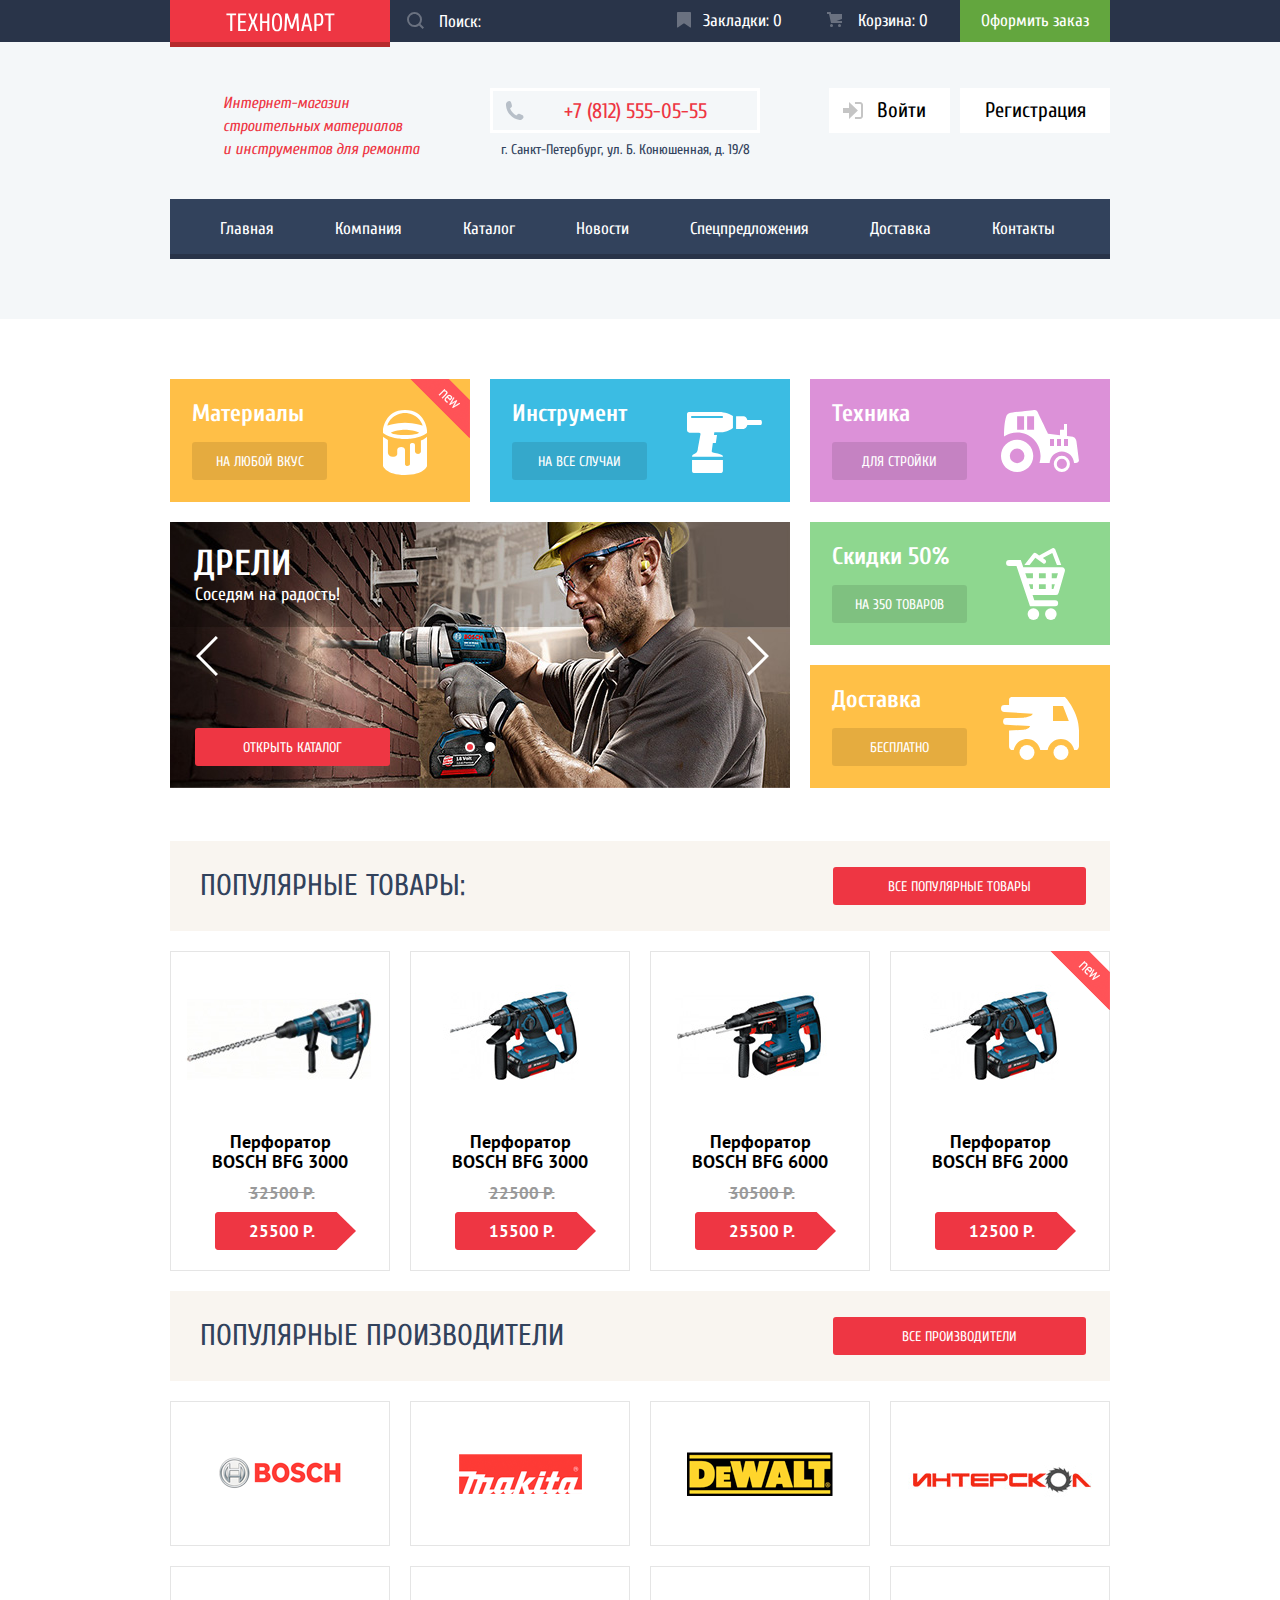
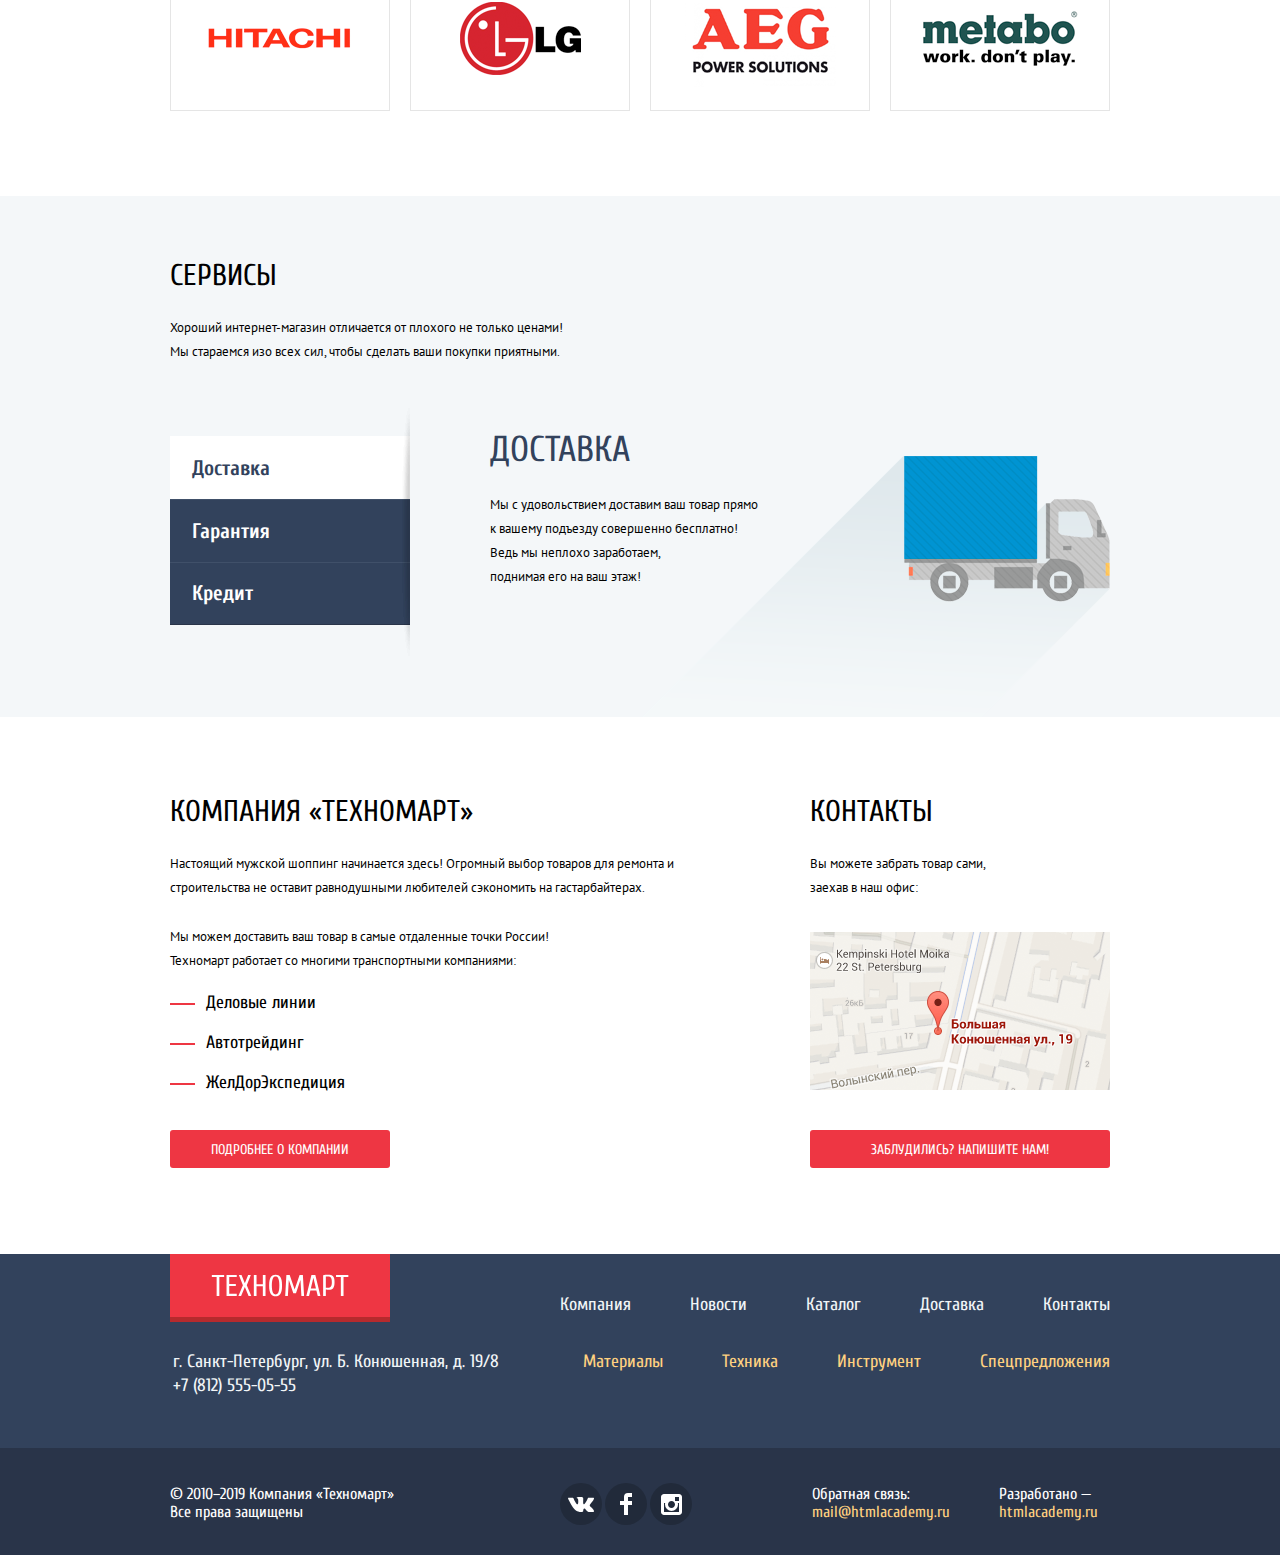
<file: index.html>
<!DOCTYPE html>
<html lang="ru">

<head>
  <meta charset="utf-8">
  <title>Интернет-магазин «Техномарт»</title>

  <meta http-equiv="X-UA-Compatible" content="IE=edge">

  <link href="https://fonts.googleapis.com/css?family=Cuprum:400,400i,700,700i%7CPT+Sans:400,400i,700,700i&display=swap&subset=cyrillic" rel="stylesheet">

  <link rel="stylesheet" href="css/normalize.min.css">
  <link rel="stylesheet" href="css/style.min.css">
</head>

<body>
  <header class="header">
    <div class="header-bar">
      <div class="fixed-container flex-container">
        <a class="header-bar__logo logo">
          <img src="img/logo.svg" width="109" height="19" alt="Логотип интернет-магазина «Техномарт»">
        </a>

        <form class="search-form" action="https://echo.htmlacademy.ru" method="post">
          <label class="visually-hidden" for="search">Поиск</label>
          <input id="search" type="search" placeholder="Поиск:">
          <button type="submit">Найти</button>
        </form>

        <ul class="header-bar__nav-list list flex-container">
          <li class="header-bar__nav-item"><a class="header-bar__bookmark" href="">Закладки: 0</a></li>
          <li class="header-bar__nav-item"><a class="header-bar__cart" href="">Корзина: 0</a></li>
          <li class="header-bar__nav-item header-bar__nav-item_green"><a href="">Оформить заказ</a></li>
        </ul>
      </div>
    </div>

    <div class="fixed-container flex-container">
      <h1 class="header-title">
        Интернет-магазин
        строительных материалов
        и&nbsp;инструментов для ремонта
      </h1>

      <address class="header-contacts">
        <a href="tel:+7(812)555-05-55">+7 (812) 555-05-55</a>
        г. Санкт-Петербург, ул. Б. Конюшенная, д. 19/8
      </address>

      <ul class="user-nav__list list flex-container">
        <li class="user-nav__item user-nav__item_enter">
          <a href="#">Войти</a>
        </li>
        <li class="user-nav__item user-nav__item_reg">
          <a href="#">Регистрация</a>
        </li>
      </ul>
    </div>

    <nav class="fixed-container">
      <ul class="header-nav__list list flex-container">
        <li class="header-nav__item"><a>Главная</a></li>
        <li class="header-nav__item"><a href="#">Компания</a></li>
        <li class="header-nav__item"><a href="catalog.html">Каталог</a></li>
        <li class="header-nav__item"><a href="#">Новости</a></li>
        <li class="header-nav__item"><a href="#">Спецпредложения</a></li>
        <li class="header-nav__item"><a href="#">Доставка</a></li>
        <li class="header-nav__item"><a href="#">Контакты</a></li>
      </ul>
    </nav>
  </header>

  <main>
    <section class="fixed-container promo">
      <h2 class="visually-hidden">Промо</h2>

      <ul class="promo-list list flex-container">
        <li class="promo-list_left">
          <ul class="list flex-container">
            <li class="promo-item promo-item_materials new">
              <h3>Материалы</h3>

              <a class="button button_promo" href="#">на любой вкус</a>
            </li>

            <li class="promo-item promo-item_tool">
              <h3>Инструмент</h3>

              <a class="button button_promo" href="#">на все случаи</a>
            </li>

            <li class="promo-item promo-item_slider slider">
              <input class="visually-hidden slide-1_input" id="slide-1" type="radio" name="slides" checked>
              <input class="visually-hidden slide-2_input" id="slide-2" type="radio" name="slides">

              <ul class="slider__slides list">
                <li class="slider__slide slide-1">
                  <img src="img/slide-image-1.jpg" alt="Мужик с дрелью в каске желтой стену кирпичную сверлит, потому что молодец" width="620" height="266">
                  <h3>Дрели</h3>
                  <p>Соседям на радость!</p>
                  <a class="button button_red" href="catalog.html">Открыть каталог</a>
                </li>

                <li class="slider__slide slide-2">
                  <img src="img/slide-image-2.jpg" alt="Мужик с перфоратором в каске синей держит свой большой перфоратор" width="620" height="266">
                  <h3>Перфораторы</h3>
                  <p>Настоящие мужские игрушки</p>
                  <a class="button button_red" href="catalog.html">Открыть каталог</a>
                </li>
              </ul>

              <ul class="slider__dotts list flex-container">
                <li><label  class="slider__dott slide-1" for="slide-1" aria-label="Первый слайд" tabindex="0"></label></li>
                <li><label  class="slider__dott slide-2" for="slide-2" aria-label="Второй слайд" tabindex="0"></label></li>
              </ul>

              <label class="slider__button slider__button_prev" for="slide-1" aria-label="Предидущий слайд" tabindex="0"></label>
              <label class="slider__button slider__button_next" for="slide-2" aria-label="Следующий слайд" tabindex="0"></label>
            </li>
          </ul>
        </li>

        <li class="promo-list_right">
          <ul class="list">
            <li class="promo-item promo-item_equipment">
              <h3>Техника</h3>

              <a class="button button_promo" href="#">для стройки</a>
            </li>

            <li class="promo-item promo-item_discount">
              <h3>Скидки 50%</h3>

              <a class="button button_promo" href="#">на 350 товаров</a>
            </li>

            <li class="promo-item promo-item_delivery">
              <h3>Доставка</h3>

              <a class="button button_promo" href="#">бесплатно</a>
            </li>
          </ul>
        </li>
      </ul>
    </section>

    <section class="fixed-container popular-item">
      <div class="section__row">
        <h2 class="section__heading section__heading_row">Популярные товары:</h2>

        <a class="button button_red" href="#">Все популярные товары</a>
      </div>

      <ul class="catalog-list list flex-container">
        <li class="catalog-item" tabindex="0">
          <img src="img/item-image_1.jpg" width="218" height="170" alt="Перфоратор BOSCH BFG 9000">

          <a class="button button_bookmark" href="#">В закладки</a>

          <a class="button button_buy" href="#">Купить</a>

          <a href="#"><h3 class="catalog-item__heading">Перфоратор BOSCH BFG 3000</h3></a>

          <del class="catalog-item__price catalog-item__price_del">32500 Р.</del>

          <p class="catalog-item__price">25500 Р.</p>
        </li>

        <li class="catalog-item" tabindex="0">
          <img src="img/item-image_2.jpg" width="218" height="170" alt="Перфоратор BOSCH BFG 3000">

          <a class="button button_bookmark" href="#">В закладки</a>

          <a class="button button_buy" href="#">Купить</a>

          <a href="#"><h3 class="catalog-item__heading">Перфоратор BOSCH BFG 3000</h3></a>

          <del class="catalog-item__price catalog-item__price_del">22500 Р.</del>

          <p class="catalog-item__price">15500 Р.</p>
        </li>

        <li class="catalog-item" tabindex="0">
          <img src="img/item-image_4.jpg" width="218" height="170" alt="Перфоратор BOSCH BFG 6000">

          <a class="button button_bookmark" href="#">В закладки</a>

          <a class="button button_buy" href="#">Купить</a>

          <a href="#"><h3 class="catalog-item__heading">Перфоратор BOSCH BFG 6000</h3></a>

          <del class="catalog-item__price catalog-item__price_del">30500 Р.</del>

          <p class="catalog-item__price">25500 Р.</p>
        </li>

        <li class="catalog-item new" tabindex="0">
          <img src="img/item-image_2.jpg" width="218" height="170" alt="Перфоратор BOSCH BFG 2000">

          <a class="button button_bookmark" href="#">В закладки</a>

          <a class="button button_buy" href="#">Купить</a>

          <a href="#"><h3 class="catalog-item__heading">Перфоратор BOSCH BFG 2000</h3></a>

          <del class="catalog-item__price catalog-item__price_del"></del>

          <p class="catalog-item__price">12500 Р.</p>
        </li>
      </ul>
    </section>

    <section class="fixed-container">
      <div class="section__row">
        <h2 class="section__heading section__heading_row">Популярные производители</h2>

        <a class="button button_red" href="#">Все производители</a>
      </div>

      <ul class="manufacturer-list list flex-container">
        <li class="manufacturer-item">
          <a href="#">
            <img src="img/bosch.png" width="126" height="37" alt="Логотип Bosch">
          </a>
        </li>
        <li class="manufacturer-item">
          <a href="#">
            <img src="img/makita.png" width="123" height="40" alt="Логотип Makita">
          </a>
        </li>
        <li class="manufacturer-item">
          <a href="#">
            <img src="img/de-walt.png" width="146" height="44" alt="Логотип DeWalt">
          </a>
        </li>
        <li class="manufacturer-item">
          <a href="#">
            <img src="img/intercom.png" width="200" height="88" alt="Логотип Интерскон">
          </a>
        </li>
        <li class="manufacturer-item">
          <a href="#">
            <img src="img/hitachi.png" width="169" height="31" alt="Логотип Hitachi">
          </a>
        </li>
        <li class="manufacturer-item">
          <a href="#">
            <img src="img/lg.png" width="121" height="73" alt="Логотип LG">
          </a>
        </li>
        <li class="manufacturer-item">
          <a href="#">
            <img src="img/aeg.png" width="151" height="96" alt="Логотип AEG">
          </a>
        </li>
        <li class="manufacturer-item">
          <a href="#">
            <img src="img/metabo.png" width="204" height="69" alt="Логотип Metabo">
          </a>
        </li>
      </ul>
    </section>

    <section class="section_palegray services">
      <div class="fixed-container">
        <h2 class="section__heading">Сервисы</h2>

        <p class="section__text">
          Хороший интернет-магазин отличается от плохого не только ценами!
          Мы стараемся изо всех сил, чтобы сделать ваши покупки приятными.
        </p>

        <div class="tabs flex-container">
          <input class="visually-hidden tab-1_input" id="tab-1" type="radio" name="tabs" checked>
          <input class="visually-hidden tab-2_input" id="tab-2" type="radio" name="tabs">
          <input class="visually-hidden tab-3_input" id="tab-3" type="radio" name="tabs">

          <ul class="tabs__controls list">
            <li class="tabs__control">
              <label for="tab-1" tabindex="0">Доставка</label>
            </li>

            <li class="tabs__control">
              <label for="tab-2" tabindex="0">Гарантия</label>
            </li>

            <li class="tabs__control">
              <label for="tab-3" tabindex="0">Кредит</label>
            </li>
          </ul>

          <ul class="tabs__contents list">
            <li class="tabs__content tab-1">
              <h3>Доставка</h3>
              <p class="section__text">
                Мы с удовольствием доставим ваш товар прямо<br>
                к вашему подъезду совершенно бесплатно!
                Ведь&nbsp;мы&nbsp;неплохо&nbsp;заработаем,<br>
                поднимая его на ваш этаж!
              </p>
            </li>

            <li class="tabs__content tab-2">
              <h3>Гарантия</h3>
              <p class="section__text">
                Если купленный у нас товар поломается или заискрит,<br>
                а также в случае пожара, спровоцированного его возгоранием, вы&nbsp;всегда можете быть уверены в нашей гарантии. Мы обменяем сгоревший товар на новый.<br>
                Дом уж восстановите как-нибудь сами.
              </p>
            </li>

            <li class="tabs__content tab-3">
              <h3>Кредит</h3>
              <p class="section__text">
                Залезть в долговую яму стало проще!<br>
                Кредитные консультанты придут вам на помощь.
              </p>
              <a class="button button_red" href="#">Отправить заявку</a>
            </li>
          </ul>
        </div>
      </div>
    </section>

    <div class="fixed-container flex-container">
      <section class="company">
        <h2 class="section__heading">Компания «Техномарт»</h2>

        <p class="section__text">
          Настоящий мужской шоппинг начинается здесь! Огромный выбор товаров для ремонта
          и строительства не оставит равнодушными любителей сэкономить на гастарбайтерах.
        </p>

        <p class="section__text">
          Мы можем доставить ваш товар в самые отдаленные точки России!
          Техномарт работает со многими транспортными компаниями:
        </p>

        <ul class="delivery-list list">
          <li class="delivery-item">Деловые линии</li>
          <li class="delivery-item">Автотрейдинг</li>
          <li class="delivery-item">ЖелДорЭкспедиция</li>
        </ul>

        <a class="button button_red" href="#">Подробнее о компании</a>
      </section>

      <section class="contacts">
        <h2 class="section__heading">Контакты</h2>

        <p class="section__text">
          Вы можете забрать товар сами,
          заехав в наш офис:
        </p>

        <a class="map-open" href="map.html">
          <img src="img/map.png" width="300" height="158" alt="Наше месторасположение на карте. ул.Большая конюшенная, 19">
        </a>

        <a class="button button_red button-feedback" href="writeus.html">Заблудились? Напишите нам!</a>
      </section>
    </div>
  </main>

  <footer class="footer">
    <div class="fixed-container flex-container">
      <a class="footer__logo logo">
        <img src="img/logo-footer.svg" width="138" height="23" alt="Логотип интернет-магазина «Техномарт»">
      </a>

      <ul class="footer-nav__list list flex-container">
        <li class="footer-nav__item"><a href="#">Компания</a></li>
        <li class="footer-nav__item"><a href="#">Новости</a></li>
        <li class="footer-nav__item"><a href="catalog.html">Каталог</a></li>
        <li class="footer-nav__item"><a href="#">Доставка</a></li>
        <li class="footer-nav__item"><a href="#">Контакты</a></li>
      </ul>

      <address class="footer__contacts">
        г. Санкт-Петербург, ул. Б. Конюшенная, д. 19/8
        <a href="tel:+7(812)555-05-55">+7 (812) 555-05-55</a>
      </address>

      <ul class="footer-nav__list footer-nav__list_wheat list flex-container">
        <li class="footer-nav__item"><a href="#">Материалы</a></li>
        <li class="footer-nav__item"><a href="#">Техника</a></li>
        <li class="footer-nav__item"><a href="#">Инструмент</a></li>
        <li class="footer-nav__item"><a href="#">Спецпредложения</a></li>
      </ul>
    </div>
    <div class="footer__bottom">
      <div class="fixed-container flex-container">
        <p class="footer__copyright">
          © 2010–2019 Компания «Техномарт»
          Все права защищены
        </p>

        <ul class="footer-social__list list flex-container">
          <li class="footer-social__item footer-social__item_vk"><a href="#">Вконтакте</a></li>
          <li class="footer-social__item footer-social__item_fb"><a href="#">Фэйсбук</a></li>
          <li class="footer-social__item footer-social__item_insta"><a href="#">Инстаграм</a></li>
        </ul>

        <p class="copyright-contacts copyright-contacts_mail">
          Обратная связь:
          <a href="mailto:mail@htmlacademy.ru">mail@htmlacademy.ru</a>
        </p>

        <p class="copyright-contacts copyright-contacts_dev">
          Разработано —
          <a href="https://htmlacademy.ru/intensive/htmlcss">htmlacademy.ru</a>
        </p>
      </div>
    </div>
  </footer>


  <section class="popup popup-map">
    <h2 class="visually-hidden">Интерактивная карта</h2>

    <iframe src="https://www.google.com/maps/embed?pb=!1m18!1m12!1m3!1d1998.59910436516!2d30.320894616006086!3d59.93879418187623!2m3!1f0!2f0!3f0!3m2!1i1024!2i768!4f13.1!3m3!1m2!1s0x4696310fca5ba729%3A0xea9c53d4493c879f!2z0JHQvtC70YzRiNCw0Y8g0JrQvtC90Y7RiNC10L3QvdCw0Y8g0YPQuy4sIDE5LCDQodCw0L3QutGCLdCf0LXRgtC10YDQsdGD0YDQsywgMTkxMTg2!5e0!3m2!1sru!2sru!4v1582306263104!5m2!1sru!2sru" width="940" height="446" allowfullscreen=""></iframe>

    <button class="popup__close popup-close" type="button">Закрыть</button>
  </section>

  <section class="popup popup-feedback">
    <h2 class="visually-hidden">Обратная связь</h2>

    <form class="feedback flex-container" id="feedback" action="https://echo.htmlacademy.ru" method="post">
      <p>
        <label for="feedback-name">Ваше имя:</label>
        <input id="feedback-name" type="text" name="name" value="" placeholder="Имя Фамилия">
      </p>

      <p>
        <label for="feedback-email">Ваш e-mail:</label>
        <input id="feedback-email" type="email" name="email" value="" placeholder="email@example.com">
      </p>

      <p>
        <label for="feedback-text">Текст письма:</label>
        <textarea id="feedback-text" name="text" placeholder="В свободной форме"></textarea>
      </p>
    </form>

    <div class="popup__bottom">
      <button class="button button_red" type="submit" form="feedback">Отправить</button>
    </div>

    <button class="popup__close popup-close" type="button">Закрыть</button>
  </section>

  <script src="js/script.min.js"></script>
</body></html>
</file>
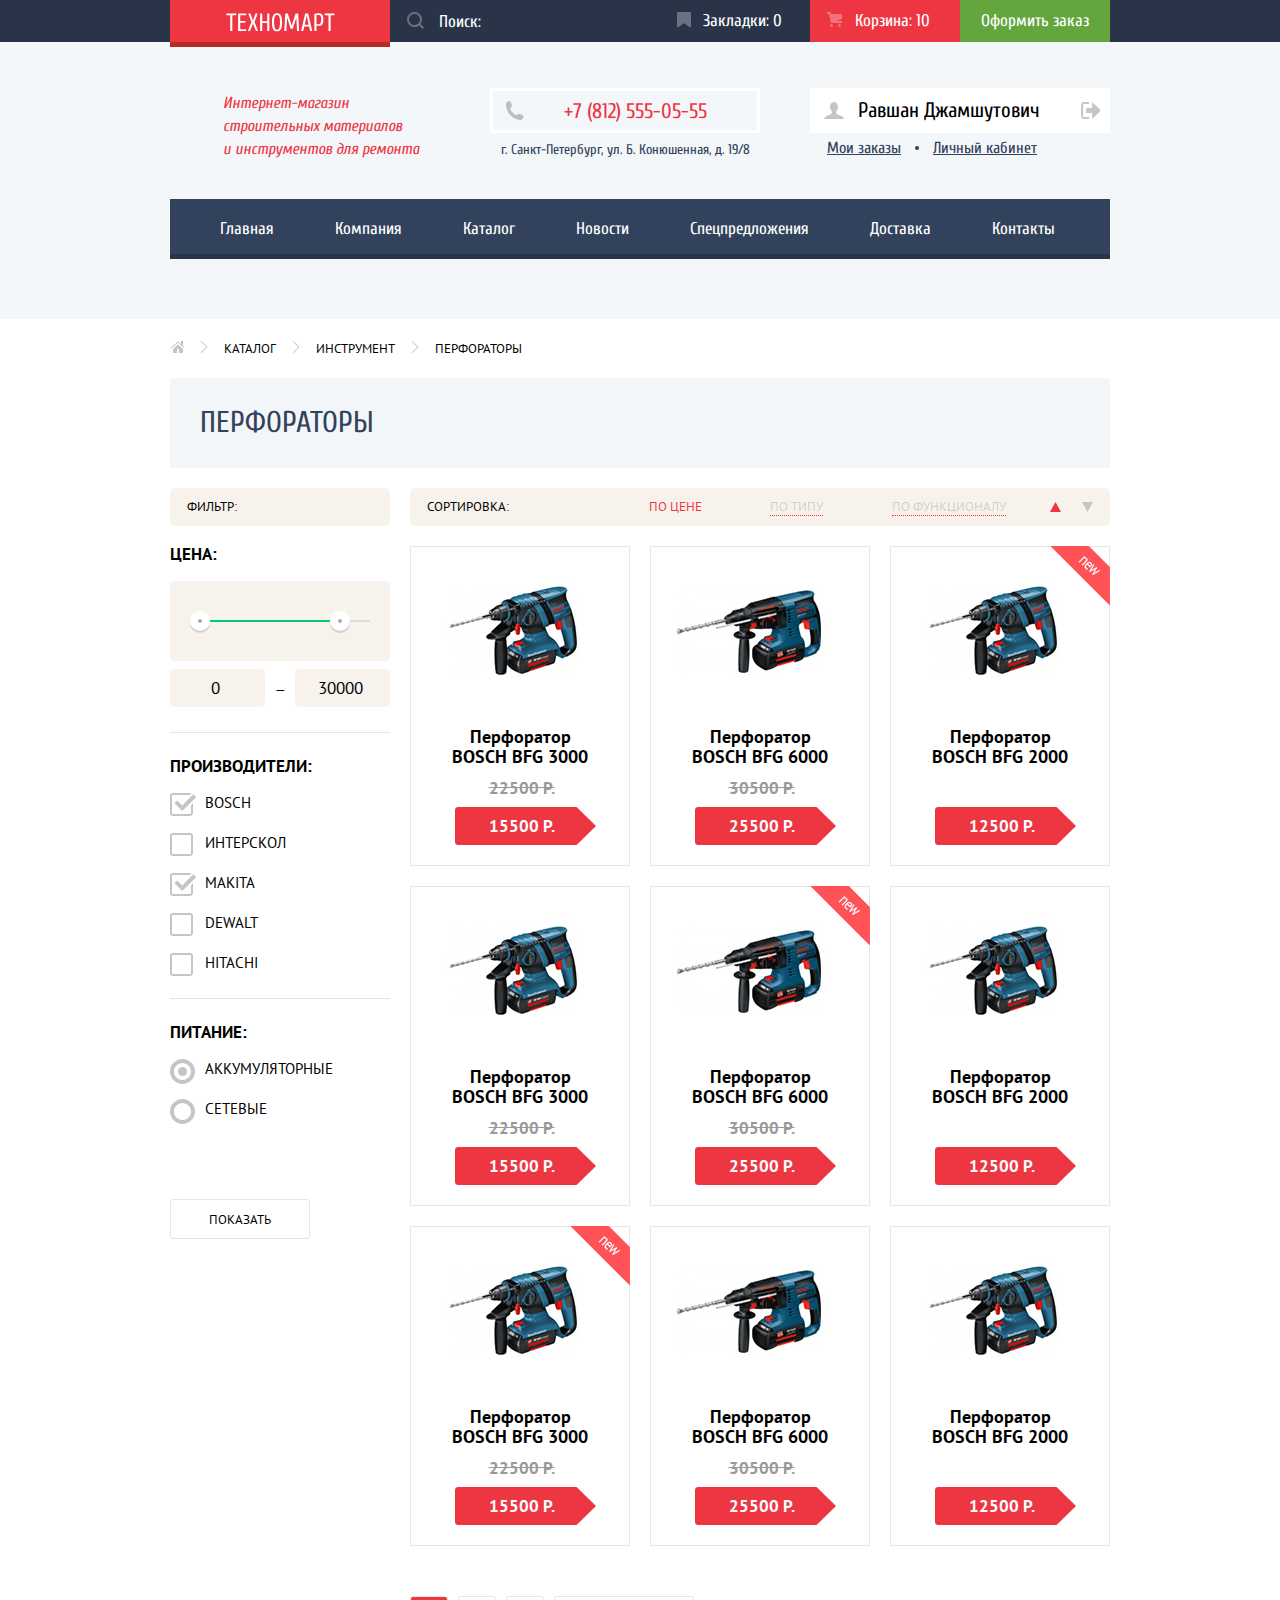
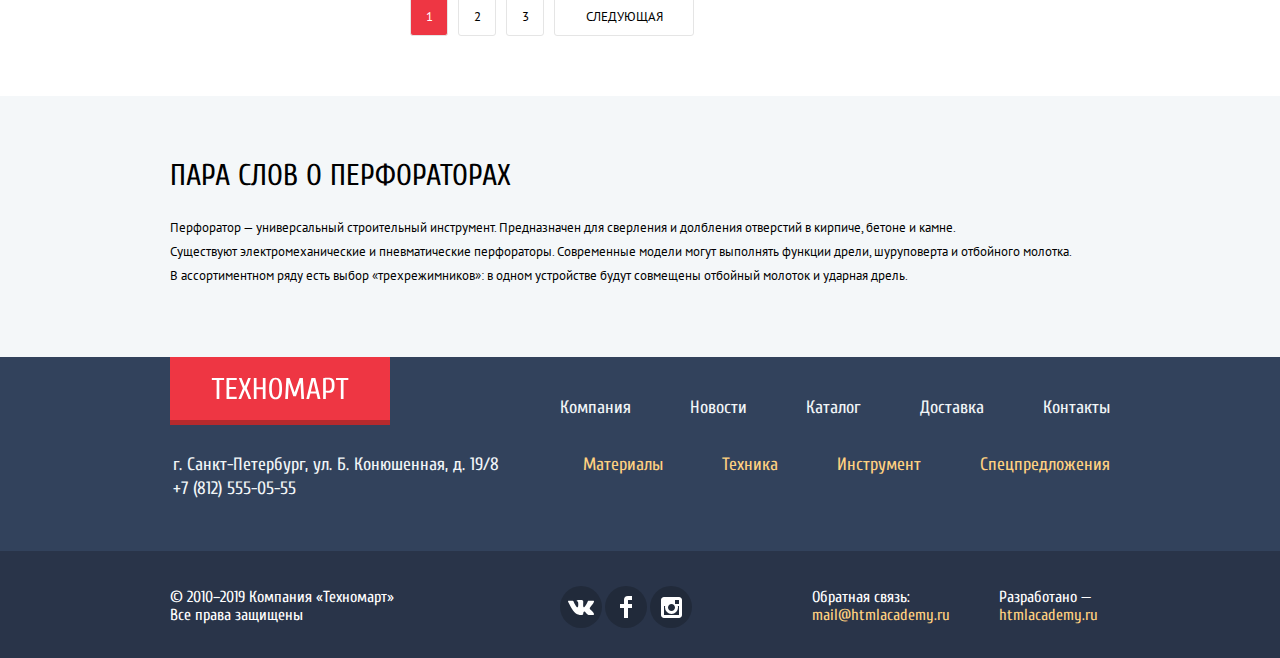
<file: catalog.html>
<!DOCTYPE html>
<html lang="ru">

<head>
  <meta charset="utf-8">
  <title>Интернет-магазин «Техномарт»</title>

  <meta http-equiv="X-UA-Compatible" content="IE=edge">

  <link href="https://fonts.googleapis.com/css?family=Cuprum:400,400i,700,700i%7CPT+Sans:400,400i,700,700i&display=swap&subset=cyrillic" rel="stylesheet">

  <link rel="stylesheet" href="css/normalize.min.css">
  <link rel="stylesheet" href="css/style.min.css">
</head>

<body>
  <header class="header">
    <div class="header-bar">
      <div class="fixed-container flex-container">
        <a class="header-bar__logo logo" href="index.html">
          <img src="img/logo.svg" width="109" height="19" alt="Логотип интернет-магазина «Техномарт»">
        </a>

        <form class="search-form" action="https://echo.htmlacademy.ru" method="post">
          <label class="visually-hidden" for="search">Поиск</label>
          <input id="search" type="search" placeholder="Поиск:">
          <button type="submit">Найти</button>
        </form>

        <ul class="header-bar__nav-list list flex-container">
          <li class="header-bar__nav-item"><a class="header-bar__bookmark" href="">Закладки: 0</a></li>
          <li class="header-bar__nav-item header-bar__nav-item_active"><a class="header-bar__cart" href="">Корзина: 10</a></li>
          <li class="header-bar__nav-item header-bar__nav-item_green"><a href="">Оформить заказ</a></li>
        </ul>
      </div>
    </div>

    <div class="fixed-container flex-container">
      <h1 class="header-title">
        Интернет-магазин
        строительных материалов
        и&nbsp;инструментов для ремонта
      </h1>

      <address class="header-contacts">
        <a href="tel:+7(812)555-05-55">+7 (812) 555-05-55</a>
        г. Санкт-Петербург, ул. Б. Конюшенная, д. 19/8
      </address>

      <ul class="user-nav__list list flex-container">
        <li class="user-nav__item user-nav__item_user">
          <a href="#">Равшан Джамшутович</a>
        </li>
        <li class="user-nav__item user-nav__item_exit">
          <a href="#"><span class="visually-hidden">Выйти</span></a>
        </li>
        <li class="user-nav__item user-nav__item_small">
          <a href="#">Мои заказы</a>
        </li>
        <li class="user-nav__item user-nav__item_small">
          <a href="#">Личный кабинет</a>
        </li>
      </ul>
    </div>

    <nav class="fixed-container">
      <ul class="header-nav__list list flex-container">
        <li class="header-nav__item"><a href="index.html">Главная</a></li>
        <li class="header-nav__item"><a href="#">Компания</a></li>
        <li class="header-nav__item"><a href="catalog.html">Каталог</a></li>
        <li class="header-nav__item"><a href="#">Новости</a></li>
        <li class="header-nav__item"><a href="#">Спецпредложения</a></li>
        <li class="header-nav__item"><a href="#">Доставка</a></li>
        <li class="header-nav__item"><a href="#">Контакты</a></li>
      </ul>
    </nav>
  </header>

  <main>
    <section class="catalog-page fixed-container">
      <ul class="catalog-nav__list list flex-container">
        <li class="catalog-nav__item"><a href="index.html"><span class="visually-hidden">На главную</span></a></li>
        <li class="catalog-nav__item"><a href="catalog.html">Каталог</a></li>
        <li class="catalog-nav__item"><a href="#">Инструмент</a></li>
        <li class="catalog-nav__item"><a href="#">Перфораторы</a></li>
      </ul>

      <div class="section__row catalog-page__row">
        <h2 class="section__heading section__heading_row">Перфораторы</h2>
      </div>

      <div class="flex-container">
        <section class="filter">
          <h2 class="filter__heading filter-row">Фильтр:</h2>

          <form action="https://echo.htmlacademy.ru" method="get">
            <fieldset class="filter-slider">
              <legend>Цена:</legend>

              <div>
                <div class="filter-slider__top filter-row">
                  <div class="filter-slider__scale">
                    <div class="filter-slider__bar"></div>

                    <div class="filter-slider__toggle filter-slider__toggle_min"></div>
                    <div class="filter-slider__toggle filter-slider__toggle_max"></div>
                  </div>
                </div>

                <div class="filter-slider__bottom">
                  <label class="visually-hidden" for="min-price">Минимальная цена</label>
                  <input class="filter-row" id="min-price" name="min-price" type="number" value="0">

                  &mdash;

                  <label class="visually-hidden" for="max-price">Максимальная цена</label>
                  <input class="filter-row" id="max-price" name="max-price" type="number" value="30000">
                </div>
              </div>
            </fieldset>

            <fieldset class="filter-manufacturer">
              <legend>Производители:</legend>

              <ul class="filter__list list">
                <li class="filter__item">
                  <input class="visually-hidden" id="Boch" type="checkbox" name="Bosch" checked>
                  <label for="Boch">Bosch</label>
                </li>
                <li class="filter__item">
                  <input class="visually-hidden" id="Interskol" type="checkbox" name="Interskol">
                  <label for="Interskol">Интерскол</label>
                </li>
                <li class="filter__item">
                  <input class="visually-hidden" id="Makita" type="checkbox" name="Makita" checked>
                  <label for="Makita">Makita</label>
                </li>
                <li class="filter__item">
                  <input class="visually-hidden" id="Dewalt" type="checkbox" name="Dewalt">
                  <label for="Dewalt">Dewalt</label>
                </li>
                <li class="filter__item">
                  <input class="visually-hidden" id="Hitachi" type="checkbox" name="Hitachi">
                  <label for="Hitachi">Hitachi</label>
                </li>
              </ul>
            </fieldset>

            <fieldset class="filter-power">
              <legend>Питание:</legend>

              <ul class="filter__list list">
                <li class="filter__item">
                  <input class="visually-hidden" id="battery" type="radio" name="power-supply" value="battery" checked>
                  <label for="battery">Аккумуляторные</label>
                </li>
                <li class="filter__item">
                  <input class="visually-hidden" id="cord" type="radio" name="power-supply" value="cord">
                  <label for="cord">Сетевые</label>
                </li>
              </ul>
            </fieldset>

            <button class="button button_catalog" type="submit">Показать</button>
          </form>
        </section>

        <section class="catalog">
          <h2 class="visually-hidden">Список перфораторов</h2>

          <div class="sort filter-row flex-container">
            <h2 class="filter__heading">Сортировка:</h2>

            <ul class="sort__list list flex-container">
              <li class="sort__item sort__item_checked">
                <a href="">По цене</a>
              </li>

              <li class="sort__item">
                <a href="">По типу</a>
              </li>

              <li class="sort__item">
                <a href="">По функционалу</a>
              </li>
            </ul>

            <ul class="sort__order list flex-container">
              <li class="order__ascending sort__order_checked">
                <a href="" aria-label="От меньшего значения к большему"></a>
              </li>

              <li class="order__descending">
                <a href="" aria-label="От большего значения к меньшему"></a>
              </li>
            </ul>
          </div>

          <ul class="catalog-list list flex-container">
            <li class="catalog-item" tabindex="0">
              <img src="img/item-image_2.jpg" width="218" height="170" alt="Перфоратор BOSCH BFG 3000">

              <a class="button button_bookmark" href="#">В закладки</a>

              <a class="button button_buy" href="#">Купить</a>

              <a href="#"><h3 class="catalog-item__heading">Перфоратор BOSCH BFG 3000</h3></a>

              <del class="catalog-item__price catalog-item__price_del">22500 Р.</del>

              <p class="catalog-item__price">15500 Р.</p>
            </li>

            <li class="catalog-item" tabindex="0">
              <img src="img/item-image_4.jpg" width="218" height="170" alt="Перфоратор BOSCH BFG 6000">

              <a class="button button_bookmark" href="#">В закладки</a>

              <a class="button button_buy" href="#">Купить</a>

              <a href="#"><h3 class="catalog-item__heading">Перфоратор BOSCH BFG 6000</h3></a>

              <del class="catalog-item__price catalog-item__price_del">30500 Р.</del>

              <p class="catalog-item__price">25500 Р.</p>
            </li>

            <li class="catalog-item new" tabindex="0">
              <img src="img/item-image_2.jpg" width="218" height="170" alt="Перфоратор BOSCH BFG 2000">

              <a class="button button_bookmark" href="#">В закладки</a>

              <a class="button button_buy" href="#">Купить</a>

              <a href="#"><h3 class="catalog-item__heading">Перфоратор BOSCH BFG 2000</h3></a>

              <del class="catalog-item__price catalog-item__price_del"></del>

              <p class="catalog-item__price">12500 Р.</p>
            </li>

            <li class="catalog-item" tabindex="0">
              <img src="img/item-image_2.jpg" width="218" height="170" alt="Перфоратор BOSCH BFG 3000">

              <a class="button button_bookmark" href="#">В закладки</a>

              <a class="button button_buy" href="#">Купить</a>

              <a href="#"><h3 class="catalog-item__heading">Перфоратор BOSCH BFG 3000</h3></a>

              <del class="catalog-item__price catalog-item__price_del">22500 Р.</del>

              <p class="catalog-item__price">15500 Р.</p>
            </li>

            <li class="catalog-item new" tabindex="0">
              <img src="img/item-image_4.jpg" width="218" height="170" alt="Перфоратор BOSCH BFG 6000">

              <a class="button button_bookmark" href="#">В закладки</a>

              <a class="button button_buy" href="#">Купить</a>

              <a href="#"><h3 class="catalog-item__heading">Перфоратор BOSCH BFG 6000</h3></a>

              <del class="catalog-item__price catalog-item__price_del">30500 Р.</del>

              <p class="catalog-item__price">25500 Р.</p>
            </li>

            <li class="catalog-item" tabindex="0">
              <img src="img/item-image_2.jpg" width="218" height="170" alt="Перфоратор BOSCH BFG 2000">

              <a class="button button_bookmark" href="#">В закладки</a>

              <a class="button button_buy" href="#">Купить</a>

              <a href="#"><h3 class="catalog-item__heading">Перфоратор BOSCH BFG 2000</h3></a>

              <del class="catalog-item__price catalog-item__price_del"></del>

              <p class="catalog-item__price">12500 Р.</p>
            </li>

            <li class="catalog-item new" tabindex="0">
              <img src="img/item-image_2.jpg" width="218" height="170" alt="Перфоратор BOSCH BFG 3000">

              <a class="button button_bookmark" href="#">В закладки</a>

              <a class="button button_buy" href="#">Купить</a>

              <a href="#"><h3 class="catalog-item__heading">Перфоратор BOSCH BFG 3000</h3></a>

              <del class="catalog-item__price catalog-item__price_del">22500 Р.</del>

              <p class="catalog-item__price">15500 Р.</p>
            </li>

            <li class="catalog-item" tabindex="0">
              <img src="img/item-image_4.jpg" width="218" height="170" alt="Перфоратор BOSCH BFG 6000">

              <a class="button button_bookmark" href="#">В закладки</a>

              <a class="button button_buy" href="#">Купить</a>

              <h3 class="catalog-item__heading">Перфоратор BOSCH BFG 6000</h3>

              <del class="catalog-item__price catalog-item__price_del">30500 Р.</del>

              <p class="catalog-item__price">25500 Р.</p>
            </li>

            <li class="catalog-item" tabindex="0">
              <img src="img/item-image_2.jpg" width="218" height="170" alt="Перфоратор BOSCH BFG 2000">

              <a class="button button_bookmark" href="#">В закладки</a>

              <a class="button button_buy" href="#">Купить</a>

              <a href="#"><h3 class="catalog-item__heading">Перфоратор BOSCH BFG 2000</h3></a>

              <del class="catalog-item__price catalog-item__price_del"></del>

              <p class="catalog-item__price">12500 Р.</p>
            </li>
          </ul>

          <div class="page-nav flex-container">
            <ul class="page-nav__list list flex-container">
              <li class="page-nav__item"><a class="button button_catalog button_catalog_current" href="#" aria-label="Первая страница">1</a></li>
              <li class="page-nav__item"><a class="button button_catalog" href="#" aria-label="Вторая страница">2</a></li>
              <li class="page-nav__item"><a class="button button_catalog" href="#" aria-label="Третья страница">3</a></li>
            </ul>

            <a class="button button_catalog button_catalog_next" href="#">Следующая</a>
          </div>
        </section>
      </div>
    </section>

    <section class="section_palegray">
      <div class="fixed-container">
        <h2 class="section__heading">ПАРА СЛОВ О ПЕРФОРАТОРАХ</h2>

        <p class="section__text">
          Перфоратор — универсальный строительный инструмент. Предназначен для сверления и долбления отверстий в кирпиче, бетоне и камне.<br>
          Существуют электромеханические и пневматические перфораторы. Современные модели могут выполнять функции дрели, шуруповерта и отбойного молотка. В&nbsp;ассортиментном ряду есть выбор «трехрежимников»: в одном устройстве будут совмещены отбойный молоток и ударная дрель.
        </p>
      </div>
    </section>
  </main>

  <footer class="footer">
    <div class="fixed-container flex-container">
      <a class="footer__logo logo" href="index.html">
        <img src="img/logo-footer.svg" width="138" height="23" alt="Логотип интернет-магазина «Техномарт»">
      </a>

      <ul class="footer-nav__list list flex-container">
        <li class="footer-nav__item"><a href="#">Компания</a></li>
        <li class="footer-nav__item"><a href="#">Новости</a></li>
        <li class="footer-nav__item"><a href="catalog.html">Каталог</a></li>
        <li class="footer-nav__item"><a href="#">Доставка</a></li>
        <li class="footer-nav__item"><a href="#">Контакты</a></li>
      </ul>

      <address class="footer__contacts">
        г. Санкт-Петербург, ул. Б. Конюшенная, д. 19/8
        <a href="tel:+7(812)555-05-55">+7 (812) 555-05-55</a>
      </address>

      <ul class="footer-nav__list footer-nav__list_wheat list flex-container">
        <li class="footer-nav__item"><a href="#">Материалы</a></li>
        <li class="footer-nav__item"><a href="#">Техника</a></li>
        <li class="footer-nav__item"><a href="#">Инструмент</a></li>
        <li class="footer-nav__item"><a href="#">Спецпредложения</a></li>
      </ul>
    </div>
    <div class="footer__bottom">
      <div class="fixed-container flex-container">
        <p class="footer__copyright">
          © 2010–2019 Компания «Техномарт»
          Все права защищены
        </p>

        <ul class="footer-social__list list flex-container">
          <li class="footer-social__item footer-social__item_vk"><a href="#">Вконтакте</a></li>
          <li class="footer-social__item footer-social__item_fb"><a href="#">Фэйсбук</a></li>
          <li class="footer-social__item footer-social__item_insta"><a href="#">Инстаграм</a></li>
        </ul>

        <p class="copyright-contacts copyright-contacts_mail">
          Обратная связь:
          <a href="mailto:mail@htmlacademy.ru">mail@htmlacademy.ru</a>
        </p>

        <p class="copyright-contacts copyright-contacts_dev">
          Разработано —
          <a href="https://htmlacademy.ru/intensive/htmlcss">htmlacademy.ru</a>
        </p>
      </div>
    </div>
  </footer>

  <section class="popup popup-catalog">
    <h2>Товар добавлен в корзину!</h2>

    <div class="popup__bottom">
      <a class="button button_red" href="#">Оформить заказ</a>

      <button class="button button_white popup-close" type="button">Продолжить покупки</button>
    </div>

    <button class="popup__close popup-close" type="button">Закрыть</button>
  </section>

  <script src="js/script.min.js"></script>
</body></html>
</file>
<file: css/style.min.css>
html{box-sizing:border-box}*,*::before,*::after{box-sizing:inherit}body{margin:0;font-family:"Cuprum",Arial,sans-serif;font-size:13px;line-height:18px;letter-spacing:normal;color:#000000}img{max-width:100%}a{text-decoration:none}.visually-hidden{position:absolute;width:1px;height:1px;margin:-1px;border:0;padding:0;clip:rect(0 0 0 0);overflow:hidden}.fixed-container{width:960px;margin:0 auto;padding-left:10px;padding-right:10px}.flex-container{display:flex;flex-wrap:wrap}.button{box-sizing:border-box;display:inline-block;vertical-align:middle;min-height:38px;width:100%;padding-top:11px;padding-bottom:9px;font-family:"Cuprum",Arial,sans-serif;font-size:14px;line-height:18px;text-transform:uppercase;text-align:center;color:#ffffff;border:none;border-radius:3px}.button_red{background-color:#ee3643}.button_red:hover{background-color:#ca2c37}.button_red:active{background-color:#ba2732}.button_buy{position:absolute;top:44px;left:41px;width:135px;background-color:#63a63e;box-shadow:inset 0 -3px 0 0 #367315}.button_buy:hover{background-color:#5fbb2d}.button_buy:active{background-color:#518534;box-shadow:none}.button_buy::after{content:"";position:absolute;top:11px;left:12px;width:15px;height:15px;background-image:url("../img/cart-icon.svg");opacity:0.3}.button_buy:hover::after,.button_buy:active::after{opacity:1}.button_bookmark{position:absolute;top:89px;left:41px;width:135px;padding-top:8px;padding-bottom:7px;color:#32425c;background-color:#ffffff;border:solid 3px #63a63e}.button_bookmark:hover{border:solid 3px #32425c}.button_bookmark:active{opacity:0.3}.button_catalog{padding-top:11px;font-family:"PT Sans",Arial,sans-serif;font-size:13px;color:inherit;border:solid 1px #e5e5e5}.button_catalog_current{color:#ffffff;background-color:#ee3643}.button_catalog_next{width:140px}.button_catalog:hover{border:solid 1px #bdc6ca}.button_catalog:active{border:solid 1px #ee3643}.button_promo{width:135px;margin-top:13px;background-color:rgba(0,0,0,0.1)}.button_promo:hover{background-color:rgba(0,0,0,0.2)}.button_promo:active{background-color:rgba(0,0,0,0.3)}.header{padding-bottom:60px;background-color:#f4f7f9}.header-bar{font-size:17px;line-height:18px;color:#ffffff;margin-bottom:46px;background-color:#293449}.header-bar .flex-container{align-items:center}.header-bar__logo{width:220px;height:42px;padding-top:13px}.logo{text-align:center;box-shadow:0 5px 0 0 #b62a2d;background-color:#ee3643}.logo:hover{background-color:#ca2c37;box-shadow:0 5px 0 0 #9b2022}.logo:active{background-color:#ba2732;box-shadow:0 5px 0 0 #8e1a23}.search-form{position:relative}input[type=text]::-ms-clear{display:none;width:0;height:0}input[type=text]::-ms-reveal{display:none;width:0;height:0}input[type="search"]::-webkit-search-decoration,input[type="search"]::-webkit-search-cancel-button,input[type="search"]::-webkit-search-results-button,input[type="search"]::-webkit-search-results-decoration{display:none}.search-form input{width:270px;height:42px;padding-left:49px;line-height:inherit;border:none;background-color:transparent}.search-form input::placeholder{color:#ffffff}.search-form input:hover{background-color:#212a3a}.search-form input:focus{background-color:#ffffff}.search-form button{position:absolute;top:12px;left:17px;z-index:1;width:17px;height:17px;margin:0;padding:0;font-size:0;border:none;background-color:transparent;background-image:url("data:image/svg+xml,%3Csvg xmlns='http://www.w3.org/2000/svg' width='17' height='17' viewBox='0 0 17 17'%3E%3Cpath fill='%23ffffff' d='M17 15.586l-3.542-3.542A7.465 7.465 0 0 0 15 7.5 7.5 7.5 0 1 0 7.5 15c1.71 0 3.282-.579 4.544-1.542L15.586 17 17 15.586zM2 7.5C2 4.467 4.467 2 7.5 2 10.532 2 13 4.467 13 7.5c0 3.032-2.468 5.5-5.5 5.5A5.506 5.506 0 0 1 2 7.5z'/%3E%3C/svg%3E");opacity:0.3}.search-form input:hover button{opacity:1}.search-form input:focus + button{background-image:url("data:image/svg+xml,%3Csvg xmlns='http://www.w3.org/2000/svg' width='17' height='17' viewBox='0 0 17 17'%3E%3Cpath fill='%23ee3643' d='M17 15.586l-3.542-3.542A7.465 7.465 0 0 0 15 7.5 7.5 7.5 0 1 0 7.5 15c1.71 0 3.282-.579 4.544-1.542L15.586 17 17 15.586zM2 7.5C2 4.467 4.467 2 7.5 2 10.532 2 13 4.467 13 7.5c0 3.032-2.468 5.5-5.5 5.5A5.506 5.506 0 0 1 2 7.5z'/%3E%3C/svg%3E");opacity:1}.header-title{width:197px;margin:0;margin-top:4px;margin-left:53px;font-size:16px;font-weight:normal;font-style:italic;line-height:23px;color:#ee3643}.header-contacts{width:270px;margin-left:70px;font-size:14px;font-style:normal;line-height:24px;text-align:center;color:#32425c}.header-contacts a{position:relative;display:block;width:100%;margin-bottom:5px;padding-top:10px;padding-bottom:8px;padding-left:20px;font-size:21px;line-height:21px;text-align:center;color:#ee3643;border:solid 3px #ffffff}.header-contacts a::after{content:"";position:absolute;top:10px;left:12px;width:19px;height:19px;background-image:url("../img/icon-phone.svg")}.section_palegray{min-height:261px;padding-top:65px;background-color:#f4f7f9}.section__row{display:flex;align-items:center;min-height:89px;margin-bottom:20px;padding-left:30px;padding-right:24px;background-color:#f9f5f0}.section__row .section__heading{padding-top:30px;padding-bottom:30px}.section__heading{max-width:70%;margin-top:0;margin-bottom:0;font-family:"Cuprum",Arial,sans-serif;font-size:30px;font-weight:normal;line-height:30px;text-transform:uppercase}.section__heading_row{margin-bottom:0;color:#32425c}.section__row .button_red{width:253px;margin-left:auto}.section__text{margin-top:25px;margin-bottom:0;font-family:"PT Sans",Arial,sans-serif;font-size:13px;line-height:24px}.company{width:520px;padding-top:80px;padding-bottom:86px}.company p:nth-of-type(2){width:386px}.company .button{width:220px;margin-top:37px}.contacts{width:300px;padding-top:80px;margin-left:auto}.map-open{display:block;margin-top:32px}.contacts p{width:179px}.contacts .button{margin-top:35px}.services{margin-top:65px}.services p{width:398px;margin-bottom:28px}.new::after{content:"";position:absolute;top:0;right:0;width:60px;height:59px;background-image:url("../img/new-flag.png")}.catalog-page{padding-bottom:60px;font-family:"PT Sans",Arial,sans-serif;font-size:13px;line-height:18px;text-transform:uppercase}.catalog-page__row{margin-top:0;background-color:#f2f6f8}.filter{width:220px}.filter__heading{margin-top:0;margin-bottom:0;font-size:inherit;font-weight:normal}.filter-row{min-height:38px;margin-bottom:20px;padding-top:10px;padding-bottom:10px;padding-left:17px;padding-right:17px;background-color:#f7f3ec;border-radius:5px}.filter fieldset{margin:0;margin-bottom:25px;padding:0;padding-bottom:5px;border:none;border-bottom:1px solid #e5e5e5}.filter fieldset:last-of-type{border:none}.filter legend{margin-bottom:18px;font-size:17px;font-weight:bold;line-height:17px}.filter-slider__top{position:relative;min-height:80px;margin-bottom:8px;padding-top:39px}.filter-slider__scale{width:180px;height:2px;margin:auto;background-color:#d7dcde}.filter-slider__bar{width:152px;height:2px;background:#00ca74}.filter-slider__toggle{position:absolute;top:30px;width:20px;height:20px;padding:0;border:8px solid #ffffff;background-color:#ababab;box-shadow:0 2px 1px 0 #cfcfcf;border-radius:50%;cursor:pointer}.filter-slider__toggle_min{left:20px}.filter-slider__toggle_max{right:40px}.filter-slider__bottom{display:flex;justify-content:space-between;align-items:baseline}.filter-slider__bottom input{width:95px;padding:0;padding-left:10px;font-size:17px;line-height:18px;text-align:center;border:none}.filter__item{position:relative;margin-bottom:20px;padding-left:35px}.filter-manufacturer label::before{content:"";position:absolute;top:0;left:0;z-index:1;width:27px;height:23px;background-repeat:no-repeat}.filter input:focus + label::before{outline:2px solid cornflowerblue}.filter input:disabled + label{opacity:0.4}.filter-manufacturer input:checked + label::before{background-image:url("data:image/svg+xml,%3Csvg xmlns='http://www.w3.org/2000/svg' width='27' height='23' viewBox='0 0 27 23'%3E%3Cpath fill='%23c5c5c5' d='M7.285 7.486l-2.829 2.829 7.783 7.783L26.171 4.166l-2.828-2.829-11.104 11.102z'/%3E%3Cpath fill='%23c5c5c5' d='M21 20c0 .542-.458 1-1 1H3c-.542 0-1-.458-1-1V3c0-.542.458-1 1-1h16.908L21.493.415A2.96 2.96 0 0 0 20 0H3C1.35 0 0 1.35 0 3v17c0 1.65 1.35 3 3 3h17c1.65 0 3-1.35 3-3v-9.829l-2 2V20z'/%3E%3C/svg%3E")}.filter-manufacturer input:checked + label:hover::before{background-image:url("data:image/svg+xml,%3Csvg xmlns='http://www.w3.org/2000/svg' width='27' height='23' viewBox='0 0 27 23'%3E%3Cpath fill='%23b5b5b5' d='M7.285 7.486l-2.829 2.829 7.783 7.783L26.171 4.166l-2.828-2.829-11.104 11.102z'/%3E%3Cpath fill='%23b5b5b5' d='M21 20c0 .542-.458 1-1 1H3c-.542 0-1-.458-1-1V3c0-.542.458-1 1-1h16.908L21.493.415A2.96 2.96 0 0 0 20 0H3C1.35 0 0 1.35 0 3v17c0 1.65 1.35 3 3 3h17c1.65 0 3-1.35 3-3v-9.829l-2 2V20z'/%3E%3C/svg%3E")}.filter-manufacturer input:not(:checked) + label::before{background-image:url("data:image/svg+xml,%3Csvg xmlns='http://www.w3.org/2000/svg' width='23' height='23' viewBox='0 0 23 23'%3E%3Cpath fill='%23c5c5c5' d='M20 2c.542 0 1 .458 1 1v17c0 .542-.458 1-1 1H3c-.542 0-1-.458-1-1V3c0-.542.458-1 1-1h17m0-2H3C1.35 0 0 1.35 0 3v17c0 1.65 1.35 3 3 3h17c1.65 0 3-1.35 3-3V3c0-1.65-1.35-3-3-3z'/%3E%3C/svg%3E%0A")}.filter-manufacturer input:not(:checked) + label:hover::before{background-image:url("data:image/svg+xml,%3Csvg xmlns='http://www.w3.org/2000/svg' width='23' height='23' viewBox='0 0 23 23'%3E%3Cpath fill='%23b5b5b5' d='M20 2c.542 0 1 .458 1 1v17c0 .542-.458 1-1 1H3c-.542 0-1-.458-1-1V3c0-.542.458-1 1-1h17m0-2H3C1.35 0 0 1.35 0 3v17c0 1.65 1.35 3 3 3h17c1.65 0 3-1.35 3-3V3c0-1.65-1.35-3-3-3z'/%3E%3C/svg%3E%0A")}.filter-power label::before{content:"";position:absolute;top:0;left:0;z-index:1;width:25px;height:25px;background-repeat:no-repeat}.filter-power input:checked + label::before{background-image:url("data:image/svg+xml,%3Csvg xmlns='http://www.w3.org/2000/svg' width='25' height='25' viewBox='0 0 25 25'%3E%3Cpath fill='%23c5c5c5' d='M12.5 4c4.687 0 8.5 3.813 8.5 8.5 0 4.687-3.813 8.5-8.5 8.5C7.813 21 4 17.187 4 12.5 4 7.813 7.813 4 12.5 4m0-4C5.597 0 0 5.597 0 12.5S5.597 25 12.5 25 25 19.403 25 12.5 19.403 0 12.5 0z'/%3E%3Ccircle fill='%23c5c5c5' cx='12.5' cy='12.5' r='4.5'/%3E%3C/svg%3E")}.filter-power input:checked + label:hover::before{background-image:url("data:image/svg+xml,%3Csvg xmlns='http://www.w3.org/2000/svg' width='25' height='25' viewBox='0 0 25 25'%3E%3Cpath fill='%23b5b5b5' d='M12.5 4c4.687 0 8.5 3.813 8.5 8.5 0 4.687-3.813 8.5-8.5 8.5C7.813 21 4 17.187 4 12.5 4 7.813 7.813 4 12.5 4m0-4C5.597 0 0 5.597 0 12.5S5.597 25 12.5 25 25 19.403 25 12.5 19.403 0 12.5 0z'/%3E%3Ccircle fill='%23b5b5b5' cx='12.5' cy='12.5' r='4.5'/%3E%3C/svg%3E")}.filter-power input:not(:checked) + label::before{background-image:url("data:image/svg+xml,%3Csvg xmlns='http://www.w3.org/2000/svg' width='25' height='25' viewBox='0 0 25 25'%3E%3Cpath fill='%23c5c5c5' d='M12.5 4c4.687 0 8.5 3.813 8.5 8.5 0 4.687-3.813 8.5-8.5 8.5C7.813 21 4 17.187 4 12.5 4 7.813 7.813 4 12.5 4m0-4C5.597 0 0 5.597 0 12.5S5.597 25 12.5 25 25 19.403 25 12.5 19.403 0 12.5 0z'/%3E%3C/svg%3E%0A")}.filter-power input:not(:checked) + label:hover::before{background-image:url("data:image/svg+xml,%3Csvg xmlns='http://www.w3.org/2000/svg' width='25' height='25' viewBox='0 0 25 25'%3E%3Cpath fill='%23b5b5b5' d='M12.5 4c4.687 0 8.5 3.813 8.5 8.5 0 4.687-3.813 8.5-8.5 8.5C7.813 21 4 17.187 4 12.5 4 7.813 7.813 4 12.5 4m0-4C5.597 0 0 5.597 0 12.5S5.597 25 12.5 25 25 19.403 25 12.5 19.403 0 12.5 0z'/%3E%3C/svg%3E%0A")}.filter .button{width:140px;margin-top:30px;background-color:transparent;outline:none}.sort{align-items:center}.sort .filter__heading{max-width:25%}.catalog{width:700px;margin-left:auto}.footer{font-size:18px;line-height:24px;color:#f1f5f7;background-color:#32425c}.footer__logo{width:220px;height:63px;margin-right:auto;padding-top:20px}.footer__contacts{width:330px;margin-top:33px;padding-left:3px;font-style:normal}.footer__contacts a{color:inherit}.footer__bottom{margin-top:50px;padding-top:35px;padding-bottom:30px;font-size:16px;line-height:18px;color:#ffffff;background-color:#293449}.footer__copyright{width:228px;margin-bottom:0;margin-top:2px}.copyright-contacts_mail{width:135px;margin-left:auto;margin-right:52px;margin-bottom:0;margin-top:2px}.copyright-contacts_dev{width:96px;margin-right:15px;margin-bottom:0;margin-top:2px}.copyright-contacts a{color:#ffd180}.copyright-contacts a:hover{text-decoration:underline}.copyright-contacts a:active{text-decoration:none;color:#ee3643}.list{margin:0;padding:0;list-style:none}.header-bar__nav-list{width:450px;margin-left:auto}.header-bar__nav-item{width:150px;position:relative;text-align:center}.header-bar__nav-item a{display:block;width:100%;padding-left:15px;padding-top:12px;padding-bottom:12px;color:inherit}.header-bar__nav-item a:hover{background-color:#212a3a}.header-bar__nav-item a:active{color:rgba(255,255,255,0.6);background-color:#161d29}.header-bar__nav-item a::before{content:"";position:absolute;top:12px;left:17px;opacity:0.3}.header-bar__nav-item a:hover::before{opacity:1}.header-bar__nav-item a:active::before{opacity:0.5}.header-bar__bookmark::before{width:14px;height:16px;background-image:url("../img/icon-bookmark.svg")}.header-bar__cart::before{width:15px;height:15px;background-image:url("../img/cart-icon.svg")}.header-bar__nav-item_green a{padding-left:0;background-color:#63a63e}.header-bar__nav-item_green a:hover{background-color:#5fbb2d}.header-bar__nav-item_green a:active{background-color:#518534;color:rgba(255,255,255,0.5)}.header-bar__nav-item_active a{background-color:#ee3643}.user-nav__list{align-self:flex-start;width:300px;margin-left:auto;font-size:21px;line-height:21px}.user-nav__item{background-color:#ffffff}.user-nav__item_enter{width:121px;margin-left:auto}.user-nav__item_reg{width:150px;margin-left:10px;text-align:center}.user-nav__item_user{width:256px}.user-nav__item_exit{width:44px}.user-nav__item a{display:inline-block;vertical-align:middle;position:relative;width:100%;height:100%;padding-top:12px;padding-bottom:12px;color:inherit}.user-nav__item a:hover{color:#ee3643}.user-nav__item a:active{color:rgba(50,66,92,0.3)}.user-nav__item_enter a,.user-nav__item_user a{padding-left:48px}.user-nav__item a::before{content:"";position:absolute;top:14px;left:14px;width:20px;height:17px}.user-nav__item_enter a:hover::before{background-image:url("data:image/svg+xml,%3Csvg xmlns='http://www.w3.org/2000/svg' width='20' height='17' viewBox='0 0 20 17'%3E%3Cpath fill='%2332425C' d='M14.875 8.5L6 0v6H0v5h6v6z'/%3E%3Cpath fill='%2332425C' d='M16.986 15.01h-5.027V17h5.027c2.178 0 3.004-1.81 3.029-3.026V3.028C19.99 1.811 19.164 0 16.986 0h-5.027v1.99h5.027c.839 0 .992.681 1.01 1.057v10.904c-.017.376-.171 1.059-1.01 1.059z'/%3E%3C/svg%3E")}.user-nav__item_enter a::before,.user-nav__item_enter a:active::before{background-image:url("data:image/svg+xml,%3Csvg xmlns='http://www.w3.org/2000/svg' width='20' height='17' viewBox='0 0 20 17'%3E%3Cpath fill='%23c5c5c5' d='M14.875 8.5L6 0v6H0v5h6v6z'/%3E%3Cpath fill='%23c5c5c5' d='M16.986 15.01h-5.027V17h5.027c2.178 0 3.004-1.81 3.029-3.026V3.028C19.99 1.811 19.164 0 16.986 0h-5.027v1.99h5.027c.839 0 .992.681 1.01 1.057v10.904c-.017.376-.171 1.059-1.01 1.059z'/%3E%3C/svg%3E")}.user-nav__item_user a:hover::before{background-image:url("data:image/svg+xml,%3Csvg xmlns='http://www.w3.org/2000/svg' width='20' height='18' viewBox='0 0 20 18'%3E%3Cpath fill='%2332425C' d='M17.881 14.166c-2.144-.735-4.256-1.666-5.207-2.39-.657-.501-.77-1.618-.517-2.415 1.118-.903 1.864-2.477 1.864-4.278C14.021 2.276 12.221 0 10 0S5.979 2.276 5.979 5.083c0 1.801.746 3.374 1.863 4.277.253.798.141 1.915-.517 2.416-.95.724-3.063 1.654-5.207 2.39S0 18 0 18h20s.025-3.099-2.119-3.834z'/%3E%3C/svg%3E")}.user-nav__item_user a::before,.user-nav__item_user a:active::before{background-image:url("data:image/svg+xml,%3Csvg xmlns='http://www.w3.org/2000/svg' width='20' height='18' viewBox='0 0 20 18'%3E%3Cpath fill='%23c5c5c5' d='M17.881 14.166c-2.144-.735-4.256-1.666-5.207-2.39-.657-.501-.77-1.618-.517-2.415 1.118-.903 1.864-2.477 1.864-4.278C14.021 2.276 12.221 0 10 0S5.979 2.276 5.979 5.083c0 1.801.746 3.374 1.863 4.277.253.798.141 1.915-.517 2.416-.95.724-3.063 1.654-5.207 2.39S0 18 0 18h20s.025-3.099-2.119-3.834z'/%3E%3C/svg%3E")}.user-nav__item_exit a:hover::before{background-image:url("data:image/svg+xml,%3Csvg xmlns='http://www.w3.org/2000/svg' width='21' height='17' viewBox='0 0 21 17'%3E%3Cg fill='%2332425C'%3E%3Cpath d='M21 8.5L12.125 0v6h-6v5h6v6z'/%3E%3Cpath d='M3.106 13.952V3.048c.018-.376.171-1.057 1.01-1.057h5.027V0H4.116C1.938 0 1.112 1.81 1.087 3.027v10.946C1.112 15.189 1.938 17 4.116 17h5.027v-1.99H4.116c-.839 0-.992-.683-1.01-1.058z'/%3E%3C/g%3E%3C/svg%3E%0A")}.user-nav__item_exit a::before,.user-nav__item_exit a:active::before{background-image:url("data:image/svg+xml,%3Csvg xmlns='http://www.w3.org/2000/svg' width='21' height='17' viewBox='0 0 21 17'%3E%3Cg fill='%23c5c5c5'%3E%3Cpath d='M21 8.5L12.125 0v6h-6v5h6v6z'/%3E%3Cpath d='M3.106 13.952V3.048c.018-.376.171-1.057 1.01-1.057h5.027V0H4.116C1.938 0 1.112 1.81 1.087 3.027v10.946C1.112 15.189 1.938 17 4.116 17h5.027v-1.99H4.116c-.839 0-.992-.683-1.01-1.058z'/%3E%3C/g%3E%3C/svg%3E%0A")}.user-nav__item_small{background-color:transparent}.user-nav__item_small:nth-of-type(3){margin-left:17px}.user-nav__item_small a{padding-top:6px;padding-bottom:0;font-size:16px;line-height:normal;text-decoration:underline;color:#32425c}.user-nav__item_small a::before{content:none}.user-nav__item_small a::after{content:"";margin-left:14px;margin-right:14px;display:inline-block;vertical-align:middle;width:4px;height:4px;margin-bottom:2px;background-color:#32425c;border-radius:50%}.user-nav__item_small:last-of-type a::after{content:none}.header-nav__list{margin:0;margin-top:37px;padding:0;padding-left:20px;padding-right:25px;font-size:17px;line-height:17px;background-color:#32425c;box-shadow:inset 0 -5px 0 0 #293449;list-style:none}.header-nav__item{flex-grow:1;text-align:center}.header-nav__item a{display:inline-block;vertical-align:middle;width:100%;padding-top:21px;padding-bottom:22px;padding-left:25px;padding-right:25px;color:#ffffff}.header-nav__item a:hover{background-color:#293449}.header-nav__item a:active{color:rgba(255,255,255,0.5);background-color:#1d2739;box-shadow:none}.promo{padding-top:60px;padding-bottom:8px;margin-bottom:20px}.promo-list{justify-content:space-between;color:#ffffff}.promo-list_left{width:620px}.promo-list_left > ul{justify-content:space-between;width:620px}.promo-list_right{width:300px}.promo-item{position:relative;width:300px;min-height:123px;padding-top:20px;padding-left:22px;margin-bottom:20px}.promo-item h3{margin-top:0;margin-bottom:0;font-size:24px;line-height:30px}.promo-item_materials{background-color:#ffbf47;background-image:url("../img/icon-1.svg");background-repeat:no-repeat;background-position:top 31px right 43px}.promo-item_tool{background-color:#3bbce3;background-image:url("../img/icon-2.svg");background-repeat:no-repeat;background-position:top 33px right 28px}.promo-item_equipment{background-color:#dc91d8;background-image:url("../img/icon-3.svg");background-repeat:no-repeat;background-position:top 31px right 31px}.promo-item_discount{background-color:#8ed78f;background-image:url("../img/icon-4.svg");background-repeat:no-repeat;background-position:top 26px right 45px}.promo-item_delivery{background-color:#ffc047;background-image:url("../img/icon-5.svg");background-repeat:no-repeat;background-position:top 32px right 31px}.promo-item_slider{position:relative;width:620px;min-height:266px;padding:0}.slider__slide h3{position:absolute;top:24px;left:24px;font-size:36px;line-height:36px;text-transform:uppercase}.slider__slide p{position:absolute;top:61px;left:25px;margin-top:0;margin-bottom:0;font-size:18px;line-height:24px}.slider__slide .button_red{position:absolute;top:206px;left:25px;width:195px}.slider__dotts{position:absolute;top:220px;left:295px}.slider__dott{position:relative;display:block;width:10px;height:10px;margin-right:10px;background-color:#ffffff;border-radius:50%;cursor:pointer}.slider__dott::after{content:"";position:absolute;top:50%;left:50%;transform:translateX(-50%) translateY(-50%);width:6px;height:6px;background-color:#ee3643;border-radius:50%}.slider__button{position:absolute;top:114px;width:25px;height:40px;background-color:transparent;background-repeat:no-repeat;background-position:center;background-size:contain;border:none;cursor:pointer}.slider__button_prev{left:24px;background-image:url("../img/icon-left.svg")}.slider__button_next{right:20px;background-image:url("../img/icon-right.svg")}.slide-1_input:not(:checked) ~ .slider__slides > .slide-1,.slide-1_input:not(:checked) ~ .slider__dotts .slide-1::after{display:none}.slide-2_input:not(:checked) ~ .slider__slides > .slide-2,.slide-2_input:not(:checked) ~ .slider__dotts .slide-2::after{display:none}.manufacturer-item{width:220px;min-height:145px;margin-bottom:20px;margin-right:20px}.manufacturer-item:nth-child(4n){margin-right:0}.manufacturer-item a{display:flex;justify-content:center;align-items:center;width:100%;height:100%;border:solid 1px #e5e5e5}.manufacturer-item a:hover{border:none;box-shadow:0 10px 25px 0 rgba(41,52,73,0.5)}.manufacturer-item a:active{box-shadow:0 4px 10px 0 rgba(41,52,73,0.5);opacity:0.3}.delivery-list{font-size:18px;line-height:20px}.delivery-item{margin-top:20px}.delivery-item:before{content:"";display:inline-block;vertical-align:middle;width:25px;height:2px;margin-right:11px;background-color:#ee3643}.tabs{min-height:325px}.tabs__controls{position:relative;min-height:325px;padding-top:44px;font-size:21px;font-weight:bold;line-height:30px;color:#ffffff}.tabs__control::after{content:"";position:absolute;top:0;right:0;width:10px;height:279px;background-image:url("../img/shadow.png");opacity:0.25}.tabs__control{width:240px;padding-left:22px;padding-top:15px;padding-bottom:16px;background-color:#32425c;box-shadow:0 1px 0 0 #293449,inset 0 1px 0 0 #405069}.tabs__control label{display:inline-block;vertical-align:middle;width:100%;cursor:pointer}.tabs__contents{flex-grow:1;min-height:325px;padding-top:40px;padding-left:80px}.tabs__content{width:100%;min-height:285px;margin:0;padding:0;background-color:transparent;background-repeat:no-repeat;background-position:right bottom}.tabs__content h3{margin-top:0;margin-bottom:0;font-size:36px;font-weight:normal;text-transform:uppercase;line-height:36px;color:#32425c}.tabs__content p{width:379px}.tab-1{background-image:url("../img/delivery.png")}.tab-2{background-image:url("../img/guarantee.png")}.tab-3{background-image:url("../img/credit.png")}.tab-3 .button_red{width:195px}.tabs__control:hover{background-color:#293449}.tab-1_input:checked ~ .tabs__controls > .tabs__control:nth-of-type(1){color:#32425c;box-shadow:0 1px 0 0 #ffffff,inset 0 1px 0 0 #ffffff;background-color:#ffffff}.tab-1_input:not(:checked) ~ .tabs__contents > .tab-1{display:none}.tab-2_input:checked ~ .tabs__controls > .tabs__control:nth-of-type(2){color:#32425c;box-shadow:0 1px 0 0 #ffffff,inset 0 1px 0 0 #ffffff;background-color:#ffffff}.tab-2_input:not(:checked) ~ .tabs__contents > .tab-2{display:none}.tab-3_input:checked ~ .tabs__controls > .tabs__control:nth-of-type(3){color:#32425c;box-shadow:0 1px 0 0 #ffffff,inset 0 1px 0 0 #ffffff;background-color:#ffffff}.tab-3_input:not(:checked) ~ .tabs__contents > .tab-3{display:none}.catalog-nav__list{align-items:center;height:59px}.catalog-nav__item::after{content:"";display:inline-block;vertical-align:baseline;width:8px;height:12px;margin-left:16px;margin-right:16px;background-image:url("../img/icon-right-small.svg");background-repeat:no-repeat;background-position:center}.catalog-nav__item:last-child::after{content:none}.catalog-nav__item a{color:inherit}.catalog-nav__item:first-child a::after{content:"";display:inline-block;vertical-align:baseline;width:14px;height:12px;background-image:url("../img/icon-home.svg")}.sort__list{justify-content:space-around;width:425px;margin-left:auto}.sort__item a{margin-left:20px;margin-right:20px;color:rgba(0,0,0,0.18);border-bottom:1px dotted #ee3643}.sort__item_checked a{color:#ee3643;border:none}.sort__item a:hover{color:inherit;border-bottom:1px solid #ee3643}.sort__order{margin-left:10px}.sort__order li{margin-right:21px}.sort__order li:last-of-type{margin-right:0}.sort__order a{display:block;width:11px;height:10px;background-image:url("data:image/svg+xml,%3Csvg xmlns='http://www.w3.org/2000/svg' width='11' height='10' viewBox='0 0 11 10'%3E%3Cpath fill='%23c5c5c5' d='M5.5 0L0 10h11z'/%3E%3C/svg%3E")}.sort__order_checked a{background-image:url("data:image/svg+xml,%3Csvg xmlns='http://www.w3.org/2000/svg' width='11' height='10' viewBox='0 0 11 10'%3E%3Cpath fill='%23ee3643' d='M5.5 0L0 10h11z'/%3E%3C/svg%3E")}.sort__order a:hover{background-image:url("data:image/svg+xml,%3Csvg xmlns='http://www.w3.org/2000/svg' width='11' height='10' viewBox='0 0 11 10'%3E%3Cpath fill='%2300000' d='M5.5 0L0 10h11z'/%3E%3C/svg%3E")}.order__descending a{transform:rotate(180deg)}.catalog-list{font-family:"PT Sans",Arial,sans-serif}.catalog-list .new::after{top:-1px;right:-1px}.catalog-item{position:relative;width:220px;margin-right:20px;margin-bottom:20px;background-color:#ffffff;border:solid 1px #e5e5e5}.popular-item .catalog-item:nth-child(4n){margin-right:0}.catalog-page .catalog-item:nth-child(3n){margin-right:0}.catalog-item:hover{border:solid 1px transparent;box-shadow:0 10px 25px 0 rgba(41,52,73,0.5)}.catalog-item__heading{margin-top:5px;margin-bottom:12px;padding-left:30px;padding-right:30px;font-size:18px;line-height:20px;text-transform:none;text-align:center;color:#000000}.catalog-item__price{margin-top:0;margin-bottom:20px;margin-left:10px;padding-right:7px;font-size:17px;font-weight:bold;line-height:38px;text-align:center;color:#ffffff;background-image:url("../img/item-button.svg");background-repeat:no-repeat;background-position:center}.catalog-item__price_del{display:block;min-height:18px;margin-bottom:10px;line-height:18px;text-align:center;color:#999999;background-image:none}.catalog-item .button{visibility:hidden}.catalog-item:hover img,.catalog-item:focus img{visibility:hidden}.catalog-item:hover .button,.catalog-item:focus .button{visibility:visible}.filter__list{font-size:15px;line-height:20px}.page-nav{margin-top:30px}.page-nav__item{width:38px;margin-right:10px}.footer-social__list{max-width:140px;margin-left:162px;font-size:0}.footer-social__item{margin-right:3px}.footer-social__item:nth-of-type(3n){margin-right:0}.footer-social__item a{display:block;width:42px;min-height:42px;background-color:#212a3a;background-repeat:no-repeat;background-position:center;border-radius:50%}.footer-social__item a:hover,.footer-social__item a:active{background-color:#ee3643}.footer-social__item_vk a{background-image:url("../img/vk-icon.svg")}.footer-social__item_fb a{background-image:url("../img/fb-icon.svg")}.footer-social__item_insta a{background-image:url("../img/insta-icon.svg")}.footer-nav__list{max-width:620px;margin-left:auto;margin-top:39px}.footer-nav__item{margin-left:59px}.footer-nav__list_wheat{margin-top:33px;color:#ffd180}.footer-nav__item a{color:inherit}.footer-nav__item a:hover{text-decoration:underline}.footer-nav__item a:active{opacity:0.5}.popup{display:none;width:620px;background-color:#ffffff;border-top:7px solid #ff5357;box-shadow:0 20px 40px 0 rgba(0,0,0,0.75)}.popup-map{width:940px;border:none;box-shadow:0 0 10px 0 rgba(0,0,0,0.35)}.popup-map iframe{border:none}.popup__close{position:absolute;top:9px;right:9px;width:21px;height:21px;font-size:0;border:none;background-color:transparent;background-image:url("../img/form-close.svg");background-size:contain}.popup__bottom{width:620px;min-height:112px;padding-top:37px;padding-bottom:37px;padding-left:80px;padding-right:80px;background-color:#f1f1f1}.popup-feedback{padding-top:40px}.feedback{justify-content:space-between;padding-left:80px;padding-right:80px}.feedback p{margin:0}.popup-feedback label{display:block;margin-bottom:13px;font-size:18px;line-height:18px}.popup-feedback input,.popup-feedback textarea{padding-left:14px;padding-right:10px;font-family:"PT Sans",Arial,sans-serif;font-size:13px;line-height:18px;border:solid 2px #d7dcde;border-radius:3px}.popup-feedback input{width:220px;height:38px;margin-bottom:18px}.popup-feedback textarea{width:460px;height:114px;margin-bottom:35px;padding-top:9px;padding-bottom:9px;resize:none}.popup-feedback input::placeholder,.popup-feedback textarea::placeholder{color:#999999}.popup-feedback input:hover,.popup-feedback textarea:hover{border-color:#b5b5b5}.popup-feedback input:focus,.popup-feedback textarea:focus{outline:none;border-color:#ee3643}.popup-catalog{padding-top:68px}.popup-catalog h2{width:316px;margin:0;margin-bottom:66px;margin-left:179px;font-size:30px;font-weight:normal;line-height:30px}.popup-catalog h2::before{content:"";position:absolute;top:48px;left:81px;width:66px;height:66px;background-image:url("../img/modal-check.svg")}.popup-catalog .button{width:220px}.popup-catalog .button_red{margin-right:15px}.popup-catalog .button_white{color:inherit;background-color:#ffffff}@keyframes bounce{0{transform:translateX(-50%) translateY(-2000px)}}.popup-show{display:block;position:fixed;left:50%;top:50%;z-index:999;transform:translateX(-50%) translateY(-50%);animation:bounce 0.6s}@keyframes shake{0,100%{transform:translateX(-50%) translateY(-50%)}10%,30%,50%,70%,90%{transform:translateX(-51%) translateY(-50%)}20%,40%,60%,80%{transform:translateX(-49%) translateY(-50%)}}.popup-error{animation:shake 0.6s}
</file>
